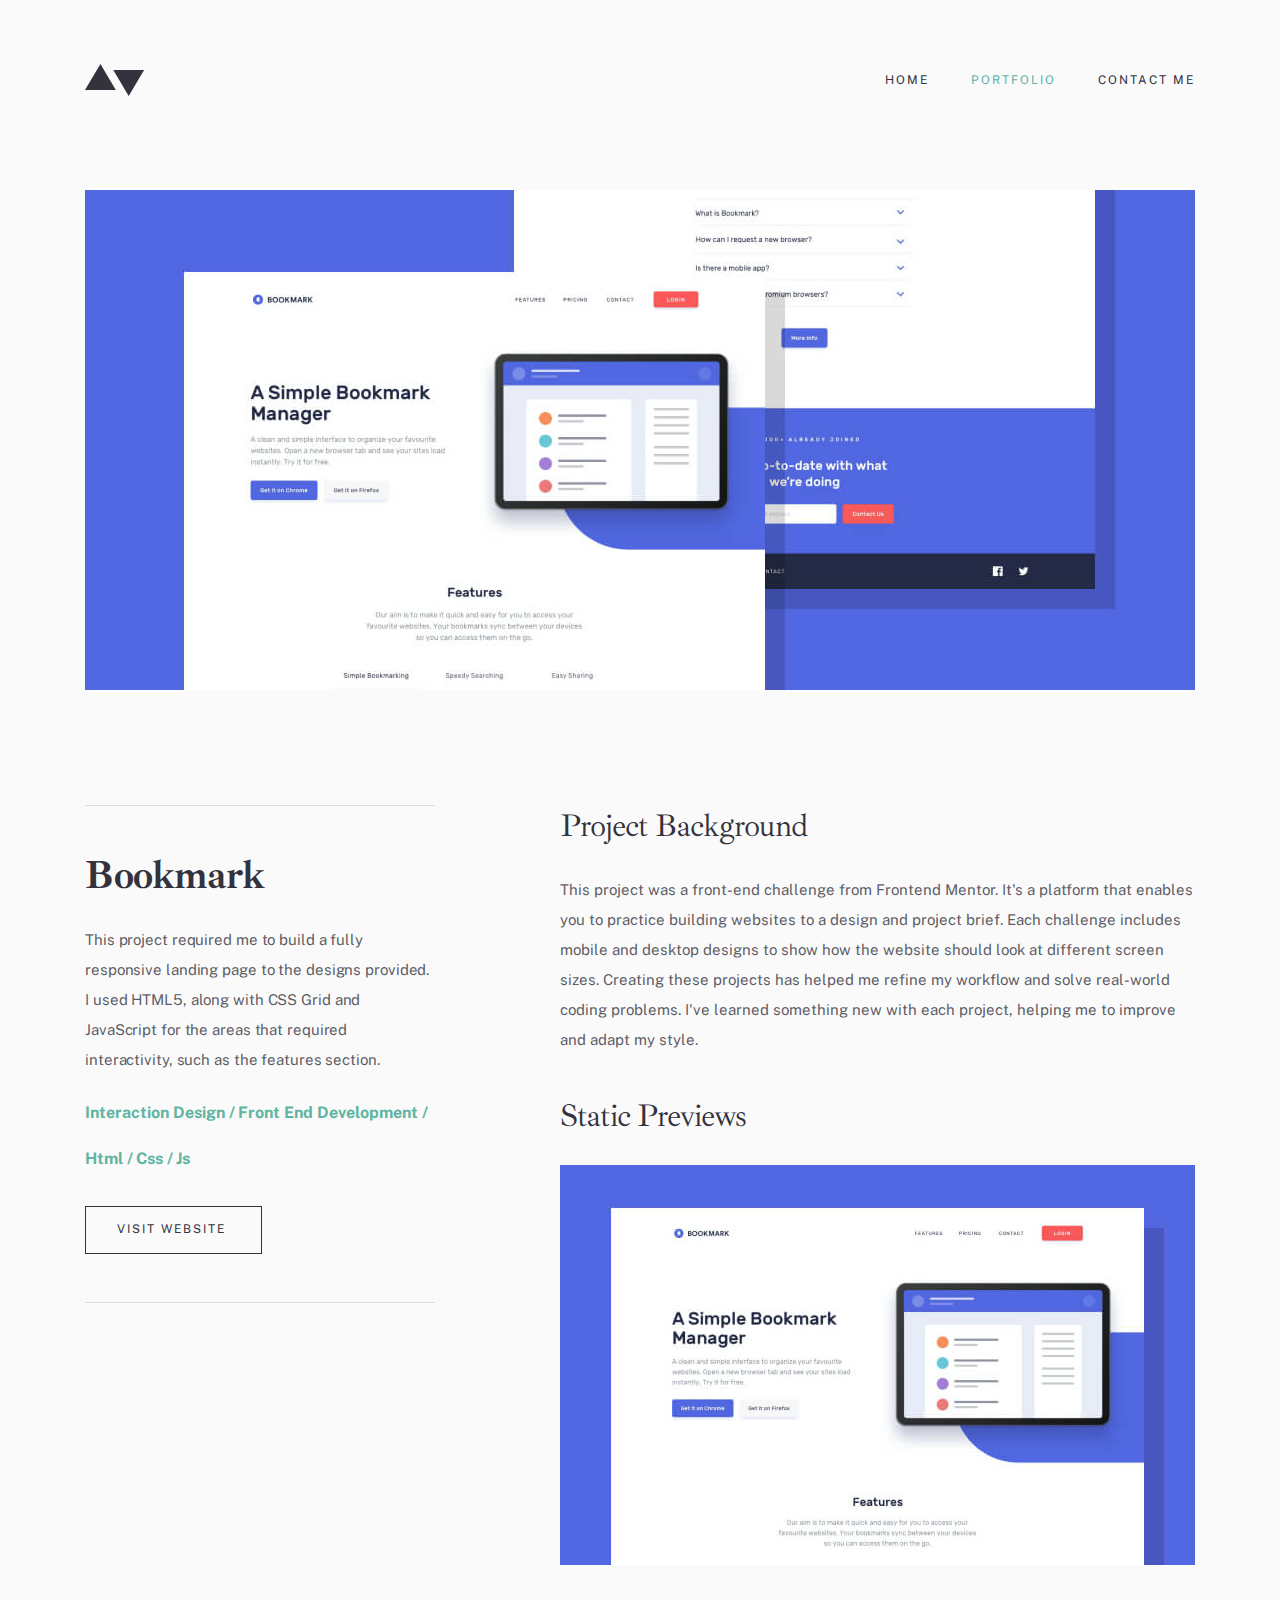
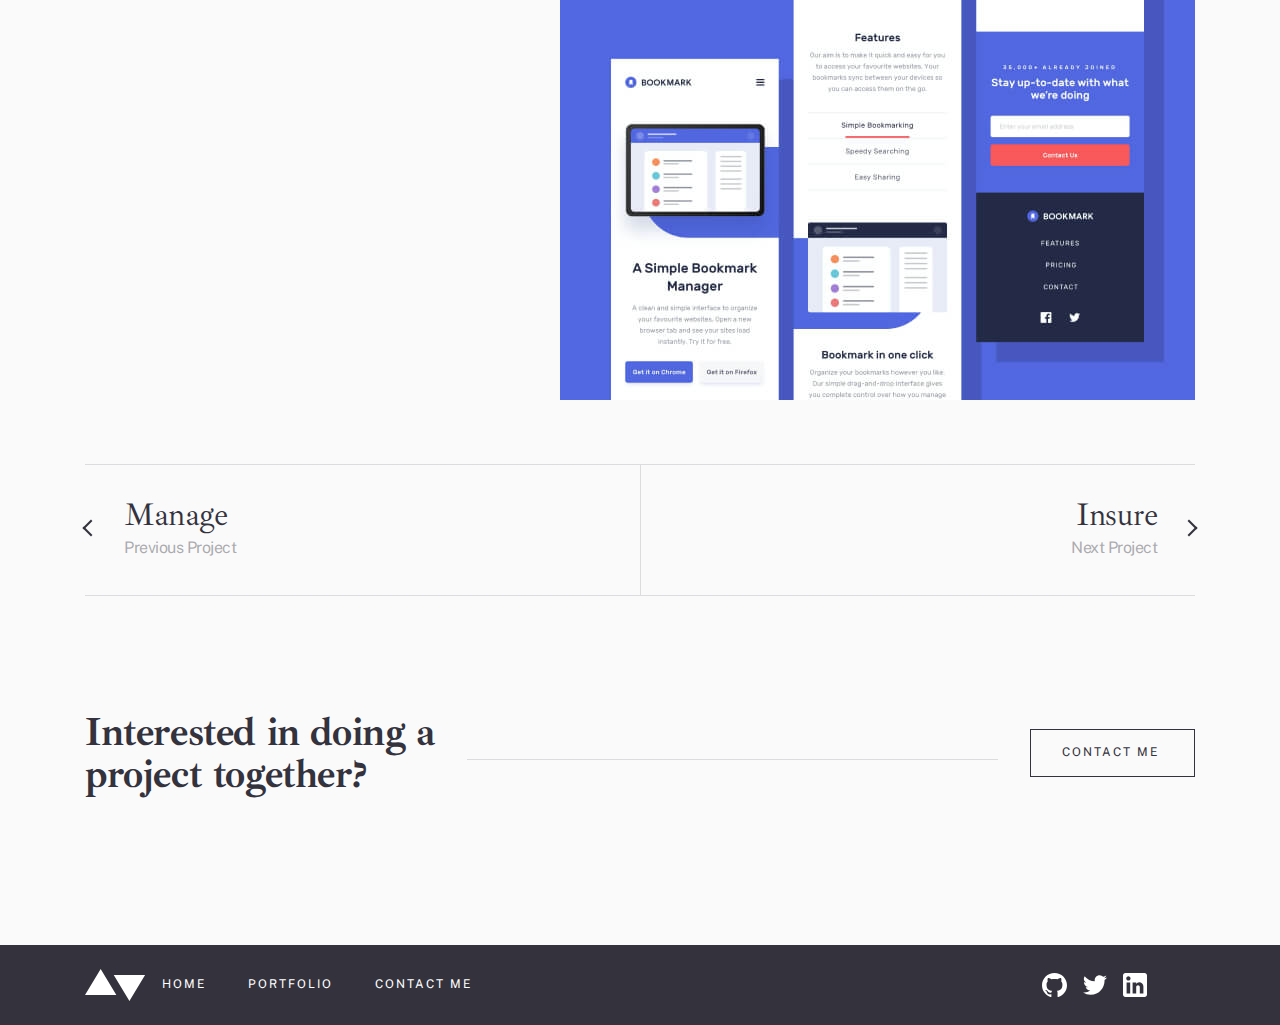
<file: bookmark.html>
<!DOCTYPE html>
<html lang="en">
<head>
  <meta charset="UTF-8">
  <meta http-equiv="X-UA-Compatible" content="IE=edge">
  <meta name="viewport" content="width=device-width, initial-scale=1.0">

  <link rel="preconnect" href="https://fonts.googleapis.com">
  <link rel="preconnect" href="https://fonts.gstatic.com" crossorigin>
  <link href="https://fonts.googleapis.com/css2?family=Ibarra+Real+Nova:wght@700&family=Public+Sans&display=swap" rel="stylesheet">

  <title>Minimalist-Portfolio</title>

  <link rel="stylesheet" href="css/normalize.css">
  <link rel="stylesheet" href="css/main.css">
</head>
<body>
  <!-- SITE HEADEWR -->
  <header class="site-header">
    <div class="site-header__container container">
      <a class="site-header__logo-link logo-link" href="index.html">
        <img class="logo-link__img" src="img/Combined-Shape.svg" alt="logo" width="60" height="32">
      </a>
      <nav class="sitenav">
        <ul class="sitenav__list">
          <li class="sitenav__item"><a class="sitenav__link" href="index.html" target="blank">Home</a></li>
          <li class="sitenav__item"><a class="sitenav__link active-item" href="portfolio.html" target="blank">Portfolio</a></li>
          <li class="sitenav__item"><a class="sitenav__link" href="contact.html" target="blank">Contact me</a></li>
        </ul>
      </nav>
    </div>
  </header>

  <main class="main-content">
    <div class="main-content__container container">
      <div class="main-content__manage-hero manage-hero">
        <img class="manage-hero__img" src="img/bookmark-hero-img.jpg" alt="hero img" srcset="img/bookmark-hero-img.jpg 1x, img/bookmark-hero-img@2x.jpg 2x">
      </div>

      <!-- PROJECT -->
      <div class="main-content__project project">
        <div class="project__content-block content-block">
          <h1 class="content-block__title">Bookmark</h1>
          <p class="content-block__text">This project required me to build a fully responsive landing page to the designs provided. I used HTML5, along with CSS Grid and JavaScript for the areas that required interactivity, such as the features section.</p>
          <div class="content-block__links">
            <span>
              <a href="#" class="content-block__link">Interaction Design / </a>
              <a href="#" class="content-block__link"> Front End Development / </a>
            </span>
            <span>
              <a href="#" class="content-block__link"> Html / </a>
              <a href="#" class="content-block__link"> Css / </a>
              <a href="#" class="content-block__link"> Js</a>
            </span>
          </div>
          <a class="button" href="#">Visit website</a>
        </div>

        <div class="project__feature-block feature-block">
          <h2 class="feature-block__title">Project Background</h2>
          <p class="feature-block__text">This project was a front-end  challenge from Frontend Mentor. It's a platform that enables you to practice building websites to a design and project brief. Each challenge includes mobile and desktop designs to show how the website should look at different screen sizes. Creating these projects has helped me refine my workflow and solve real-world coding problems. I've learned something new with each project, helping me to improve and adapt my style.</p>
          <h3 class="feature-block__heading">Static Previews</h3>
          <img class="feature-block__img feature-block-img-last" src="img/bookmark-project-top.jpg" alt="feature img" srcset="img/bookmark-project-top.jpg 1x, img/bookmark-project-top@2x.jpg 2x">
          <img class="feature-block__img" src="img/bookmark-project-btm.jpg" alt="feature img" srcset="img/bookmark-project-btm.jpg 1x, img/bookmark-project-btm@2x.jpg 2x">
        </div>
      </div>

      <div class="project__binder binder">
        <a class="binder__link" href="manage.html"><span class="binder__link-retangle"></span><div class="binder__link-box"><span class="binder__link-title">Manage</span> <span class="binder__sign">Previous Project</span></div></a>
        <a class="binder__link" href="insure.html"><span class="binder__link-retangle binder__link-retangle-right"></span><div class="binder__link-box"><span class="binder__link-title">Insure</span> <span class="binder__sign">Next Project</span></div></a>
      </div>

      <div class="main-content__interest interest">
        <h2 class="interest__title">Interested in doing a project together?</h2>
        <a class="interest__link button" href="contact.html">Contact me</a>
      </div>
    </div>
  </main>

    <!-- FOOTER -->

    <footer class="site-footer">
      <div class="site-footer__wrapper">
        <div class="site-footer__container container">
          <a class="site-footer__logo-link logo-link" href="index.html">
            <svg class="logo-link__img" width="61" height="32" fill="none" xmlns="http://www.w3.org/2000/svg"><path fill-rule="evenodd" clip-rule="evenodd" d="M31.347 26.122 15.673 0 0 26.122h31.347ZM60.082 5.878 44.408 32 28.735 5.878h31.347Z" fill="#fff"/></svg>
          </a>
          <nav class="site-footer__sitenav sitenav">
            <ul class="sitenav__list">
              <li class="sitenav__item"><a class="sitenav__link" href="index.html" target="blank">Home</a></li>
              <li class="sitenav__item"><a class="sitenav__link" href="portfolio.html" target="blank">Portfolio</a></li>
              <li class="sitenav__item"><a class="sitenav__link" href="contact.html" target="blank">Contact me</a></li>
            </ul>
          </nav>
          <div class="site-footer__addres">
            <a class="site-footer__logo-link" href="#">
              <svg width="25" height="24" fill="none" xmlns="http://www.w3.org/2000/svg"><path d="M12.5 0C5.594 0 0 5.51 0 12.305c0 5.437 3.581 10.048 8.547 11.674.625.116.854-.265.854-.592 0-.292-.01-1.066-.016-2.092-3.477.742-4.21-1.65-4.21-1.65-.569-1.42-1.39-1.8-1.39-1.8-1.133-.764.087-.748.087-.748 1.255.086 1.914 1.268 1.914 1.268 1.115 1.881 2.927 1.338 3.641 1.024.113-.797.434-1.338.792-1.646-2.776-.308-5.694-1.366-5.694-6.08 0-1.343.484-2.44 1.286-3.302-.14-.31-.562-1.562.11-3.256 0 0 1.047-.33 3.437 1.261 1-.273 2.063-.409 3.125-.415 1.063.006 2.125.142 3.125.415 2.375-1.591 3.422-1.261 3.422-1.261.672 1.694.25 2.945.125 3.256.797.861 1.281 1.959 1.281 3.302 0 4.727-2.921 5.767-5.703 6.07.438.369.844 1.123.844 2.276 0 1.647-.015 2.97-.015 3.37 0 .322.218.707.859.584 5-1.615 8.579-6.23 8.579-11.659C25 5.51 19.403 0 12.5 0Z" fill="currentColor"/></svg>
            </a>
            <a class="site-footer__logo-link" href="#">
              <svg width="24" height="20" fill="none" xmlns="http://www.w3.org/2000/svg"><path d="M24 2.557a9.83 9.83 0 0 1-2.828.775A4.932 4.932 0 0 0 23.337.608a9.864 9.864 0 0 1-3.127 1.195A4.916 4.916 0 0 0 16.616.248c-3.179 0-5.515 2.966-4.797 6.045A13.978 13.978 0 0 1 1.671 1.149a4.93 4.93 0 0 0 1.523 6.574 4.903 4.903 0 0 1-2.229-.616c-.054 2.281 1.581 4.415 3.949 4.89a4.935 4.935 0 0 1-2.224.084 4.928 4.928 0 0 0 4.6 3.419A9.9 9.9 0 0 1 0 17.54a13.94 13.94 0 0 0 7.548 2.212c9.142 0 14.307-7.721 13.995-14.646A10.025 10.025 0 0 0 24 2.557Z" fill="currentColor"/></svg>
            </a>
            <a class="site-footer__logo-link" href="#">
              <svg width="24" height="24" fill="none" xmlns="http://www.w3.org/2000/svg"><path fill-rule="evenodd" clip-rule="evenodd" d="M2.4 0h19.2C22.92 0 24 1.08 24 2.4v19.2c0 1.32-1.08 2.4-2.4 2.4H2.4C1.08 24 0 22.92 0 21.6V2.4C0 1.08 1.08 0 2.4 0Zm1.2 20.4h3.6V9.6H3.6v10.8ZM5.4 7.56c-1.2 0-2.16-.96-2.16-2.16 0-1.2.96-2.16 2.16-2.16 1.2 0 2.16.96 2.16 2.16 0 1.2-.96 2.16-2.16 2.16ZM16.8 20.4h3.6v-6.84c0-2.28-1.92-4.2-4.2-4.2-1.08 0-2.4.72-3 1.68V9.6H9.6v10.8h3.6v-6.36c0-.96.84-1.8 1.8-1.8.96 0 1.8.84 1.8 1.8v6.36Z" fill="currentColor"/></svg>
            </a>
          </div>
        </div>
      </div>
    </footer>
</body>
</html>
</file>
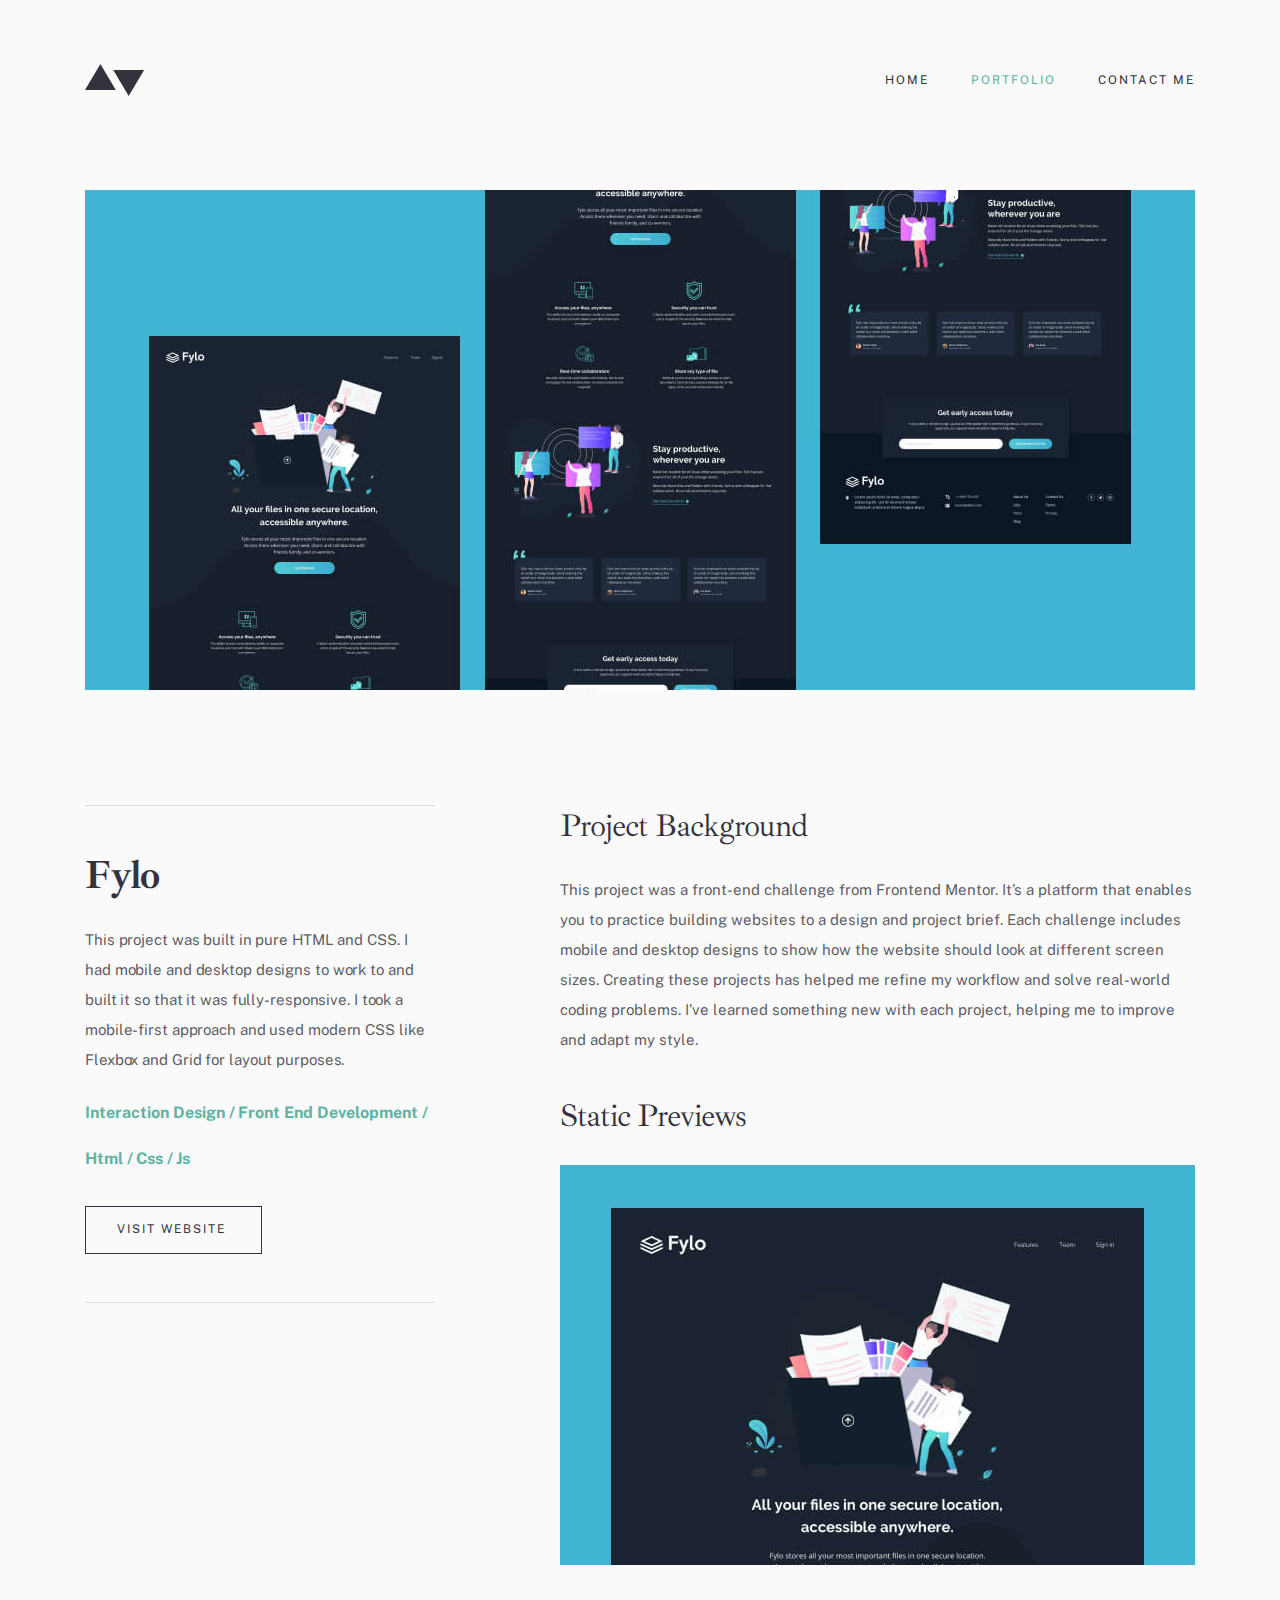
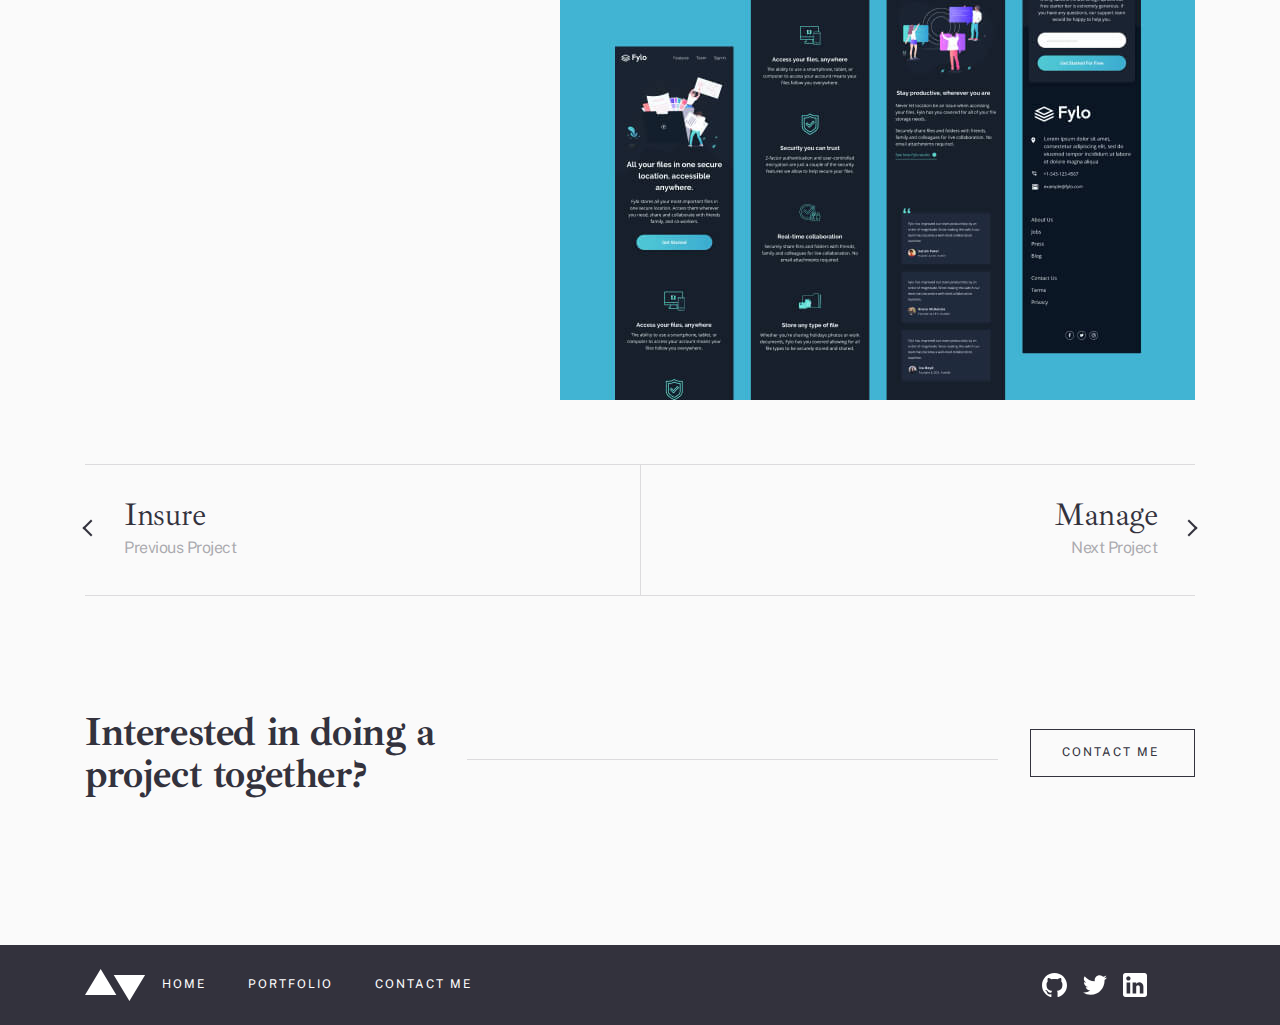
<file: fylo.html>
<!DOCTYPE html>
<html lang="en">
<head>
  <meta charset="UTF-8">
  <meta http-equiv="X-UA-Compatible" content="IE=edge">
  <meta name="viewport" content="width=device-width, initial-scale=1.0">

  <link rel="preconnect" href="https://fonts.googleapis.com">
  <link rel="preconnect" href="https://fonts.gstatic.com" crossorigin>
  <link href="https://fonts.googleapis.com/css2?family=Ibarra+Real+Nova:wght@700&family=Public+Sans&display=swap" rel="stylesheet">

  <title>Fylo-Portfolio</title>

  <link rel="stylesheet" href="css/normalize.css">
  <link rel="stylesheet" href="css/main.css">
</head>
<body>
  <!-- SITE HEADEWR -->
  <header class="site-header">
    <div class="site-header__container container">
      <a class="site-header__logo-link logo-link" href="index.html">
        <img class="logo-link__img" src="img/Combined-Shape.svg" alt="logo" width="60" height="32">
      </a>
      <nav class="sitenav">
        <ul class="sitenav__list">
          <li class="sitenav__item"><a class="sitenav__link" href="index.html" target="blank">Home</a></li>
          <li class="sitenav__item"><a class="sitenav__link active-item" href="portfolio.html" target="blank">Portfolio</a></li>
          <li class="sitenav__item"><a class="sitenav__link" href="contact.html" target="blank">Contact me</a></li>
        </ul>
      </nav>
    </div>
  </header>

  <main class="main-content">
    <div class="main-content__container container">
      <div class="main-content__manage-hero manage-hero">
        <img class="manage-hero__img" src="img/fylo-hero-img.jpg" alt="hero img" srcset="img/fylo-hero-img.jpg 1x, img/fylo-hero-img@2x.jpg 2x">
      </div>

      <!-- PROJECT -->
      <div class="main-content__project project">
        <div class="project__content-block content-block">
          <h1 class="content-block__title">Fylo</h1>
          <p class="content-block__text">This project was built in pure HTML and CSS. I had mobile and desktop designs to work to and built it so that it was fully-responsive. I took a mobile-first approach and used modern CSS like Flexbox and Grid for layout purposes.</p>
          <div class="content-block__links">
            <span>
              <a href="#" class="content-block__link">Interaction Design / </a>
              <a href="#" class="content-block__link"> Front End Development / </a>
            </span>
            <span>
              <a href="#" class="content-block__link"> Html / </a>
              <a href="#" class="content-block__link"> Css / </a>
              <a href="#" class="content-block__link"> Js</a>
            </span>
          </div>
          <a class="button" href="#">Visit website</a>
        </div>

        <div class="project__feature-block feature-block">
          <h2 class="feature-block__title">Project Background</h2>
          <p class="feature-block__text">This project was a front-end  challenge from Frontend Mentor. It’s a platform that enables you to practice building websites to a design and project brief. Each challenge includes mobile and desktop designs to show how the website should look at different screen sizes. Creating these projects has helped me refine my workflow and solve real-world coding problems. I’ve learned something new with each project, helping me to improve and adapt my style.</p>
          <h3 class="feature-block__heading">Static Previews</h3>
          <img class="feature-block__img feature-block-img-last" src="img/fylo-project-top.jpg" alt="feature img" srcset="img/fylo-project-top.jpg 1x, img/fylo-project-top@2x.jpg 2x">
          <img class="feature-block__img" src="img/fylo-project-btm.jpg" alt="feature img" srcset="img/fylo-project-btm.jpg 1x, img/fylo-project-btm@2x.jpg 2x">
        </div>
      </div>

      <div class="project__binder binder">
        <a class="binder__link" href="insure.html"><span class="binder__link-retangle"></span><div class="binder__link-box"><span class="binder__link-title">Insure</span> <span class="binder__sign">Previous Project</span></div></a>
        <a class="binder__link" href="manage.html"><span class="binder__link-retangle binder__link-retangle-right"></span><div class="binder__link-box"><span class="binder__link-title">Manage</span> <span class="binder__sign">Next Project</span></div></a>
      </div>

      <div class="main-content__interest interest">
        <h2 class="interest__title">Interested in doing a project together?</h2>
        <a class="interest__link button" href="contact.html">Contact me</a>
      </div>
    </div>
  </main>

    <!-- FOOTER -->

    <footer class="site-footer">
      <div class="site-footer__wrapper">
        <div class="site-footer__container container">
          <a class="site-footer__logo-link logo-link" href="index.html">
            <svg class="logo-link__img" width="61" height="32" fill="none" xmlns="http://www.w3.org/2000/svg"><path fill-rule="evenodd" clip-rule="evenodd" d="M31.347 26.122 15.673 0 0 26.122h31.347ZM60.082 5.878 44.408 32 28.735 5.878h31.347Z" fill="#fff"/></svg>
          </a>
          <nav class="site-footer__sitenav sitenav">
            <ul class="sitenav__list">
              <li class="sitenav__item"><a class="sitenav__link" href="index.html" target="blank">Home</a></li>
              <li class="sitenav__item"><a class="sitenav__link" href="portfolio.html" target="blank">Portfolio</a></li>
              <li class="sitenav__item"><a class="sitenav__link" href="contact.html" target="blank">Contact me</a></li>
            </ul>
          </nav>
          <div class="site-footer__addres">
            <a class="site-footer__logo-link" href="#">
              <svg width="25" height="24" fill="none" xmlns="http://www.w3.org/2000/svg"><path d="M12.5 0C5.594 0 0 5.51 0 12.305c0 5.437 3.581 10.048 8.547 11.674.625.116.854-.265.854-.592 0-.292-.01-1.066-.016-2.092-3.477.742-4.21-1.65-4.21-1.65-.569-1.42-1.39-1.8-1.39-1.8-1.133-.764.087-.748.087-.748 1.255.086 1.914 1.268 1.914 1.268 1.115 1.881 2.927 1.338 3.641 1.024.113-.797.434-1.338.792-1.646-2.776-.308-5.694-1.366-5.694-6.08 0-1.343.484-2.44 1.286-3.302-.14-.31-.562-1.562.11-3.256 0 0 1.047-.33 3.437 1.261 1-.273 2.063-.409 3.125-.415 1.063.006 2.125.142 3.125.415 2.375-1.591 3.422-1.261 3.422-1.261.672 1.694.25 2.945.125 3.256.797.861 1.281 1.959 1.281 3.302 0 4.727-2.921 5.767-5.703 6.07.438.369.844 1.123.844 2.276 0 1.647-.015 2.97-.015 3.37 0 .322.218.707.859.584 5-1.615 8.579-6.23 8.579-11.659C25 5.51 19.403 0 12.5 0Z" fill="currentColor"/></svg>
            </a>
            <a class="site-footer__logo-link" href="#">
              <svg width="24" height="20" fill="none" xmlns="http://www.w3.org/2000/svg"><path d="M24 2.557a9.83 9.83 0 0 1-2.828.775A4.932 4.932 0 0 0 23.337.608a9.864 9.864 0 0 1-3.127 1.195A4.916 4.916 0 0 0 16.616.248c-3.179 0-5.515 2.966-4.797 6.045A13.978 13.978 0 0 1 1.671 1.149a4.93 4.93 0 0 0 1.523 6.574 4.903 4.903 0 0 1-2.229-.616c-.054 2.281 1.581 4.415 3.949 4.89a4.935 4.935 0 0 1-2.224.084 4.928 4.928 0 0 0 4.6 3.419A9.9 9.9 0 0 1 0 17.54a13.94 13.94 0 0 0 7.548 2.212c9.142 0 14.307-7.721 13.995-14.646A10.025 10.025 0 0 0 24 2.557Z" fill="currentColor"/></svg>
            </a>
            <a class="site-footer__logo-link" href="#">
              <svg width="24" height="24" fill="none" xmlns="http://www.w3.org/2000/svg"><path fill-rule="evenodd" clip-rule="evenodd" d="M2.4 0h19.2C22.92 0 24 1.08 24 2.4v19.2c0 1.32-1.08 2.4-2.4 2.4H2.4C1.08 24 0 22.92 0 21.6V2.4C0 1.08 1.08 0 2.4 0Zm1.2 20.4h3.6V9.6H3.6v10.8ZM5.4 7.56c-1.2 0-2.16-.96-2.16-2.16 0-1.2.96-2.16 2.16-2.16 1.2 0 2.16.96 2.16 2.16 0 1.2-.96 2.16-2.16 2.16ZM16.8 20.4h3.6v-6.84c0-2.28-1.92-4.2-4.2-4.2-1.08 0-2.4.72-3 1.68V9.6H9.6v10.8h3.6v-6.36c0-.96.84-1.8 1.8-1.8.96 0 1.8.84 1.8 1.8v6.36Z" fill="currentColor"/></svg>
            </a>
          </div>
        </div>
      </div>
    </footer>
</body>
</html>
</file>
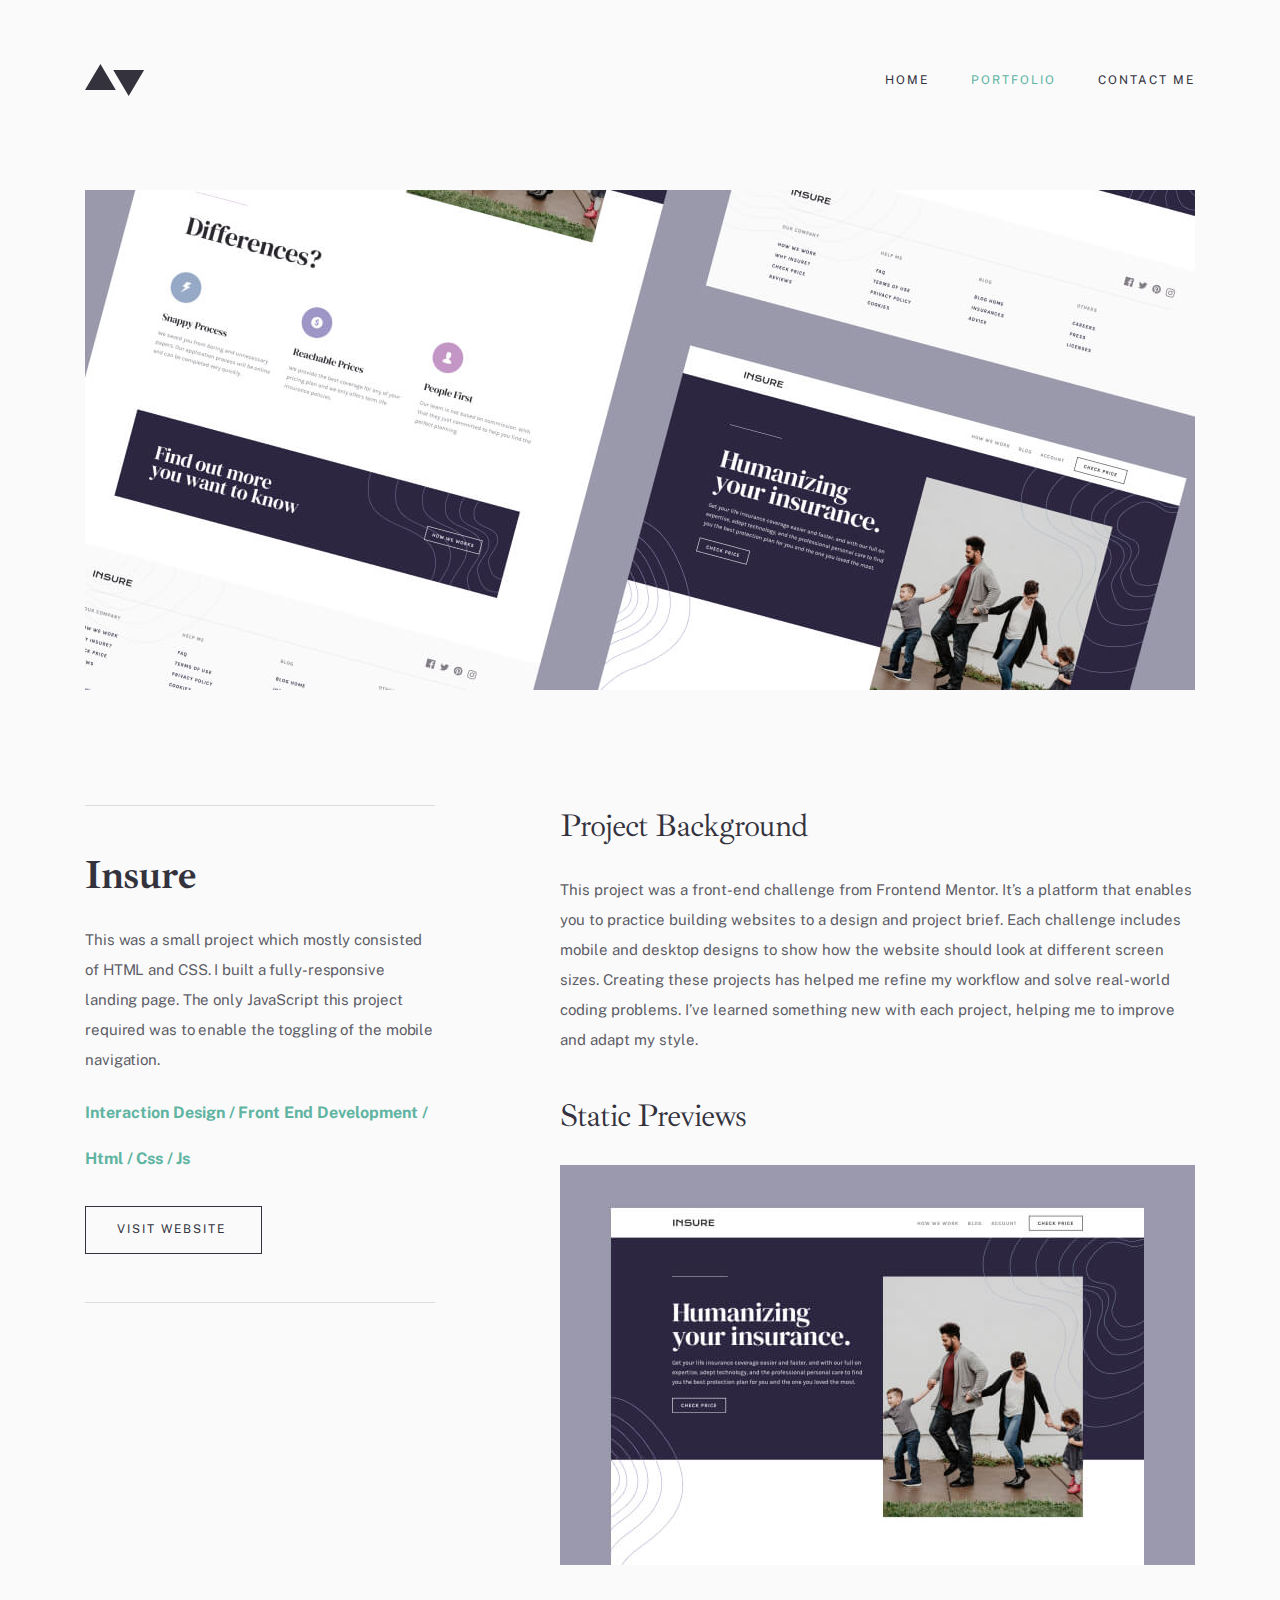
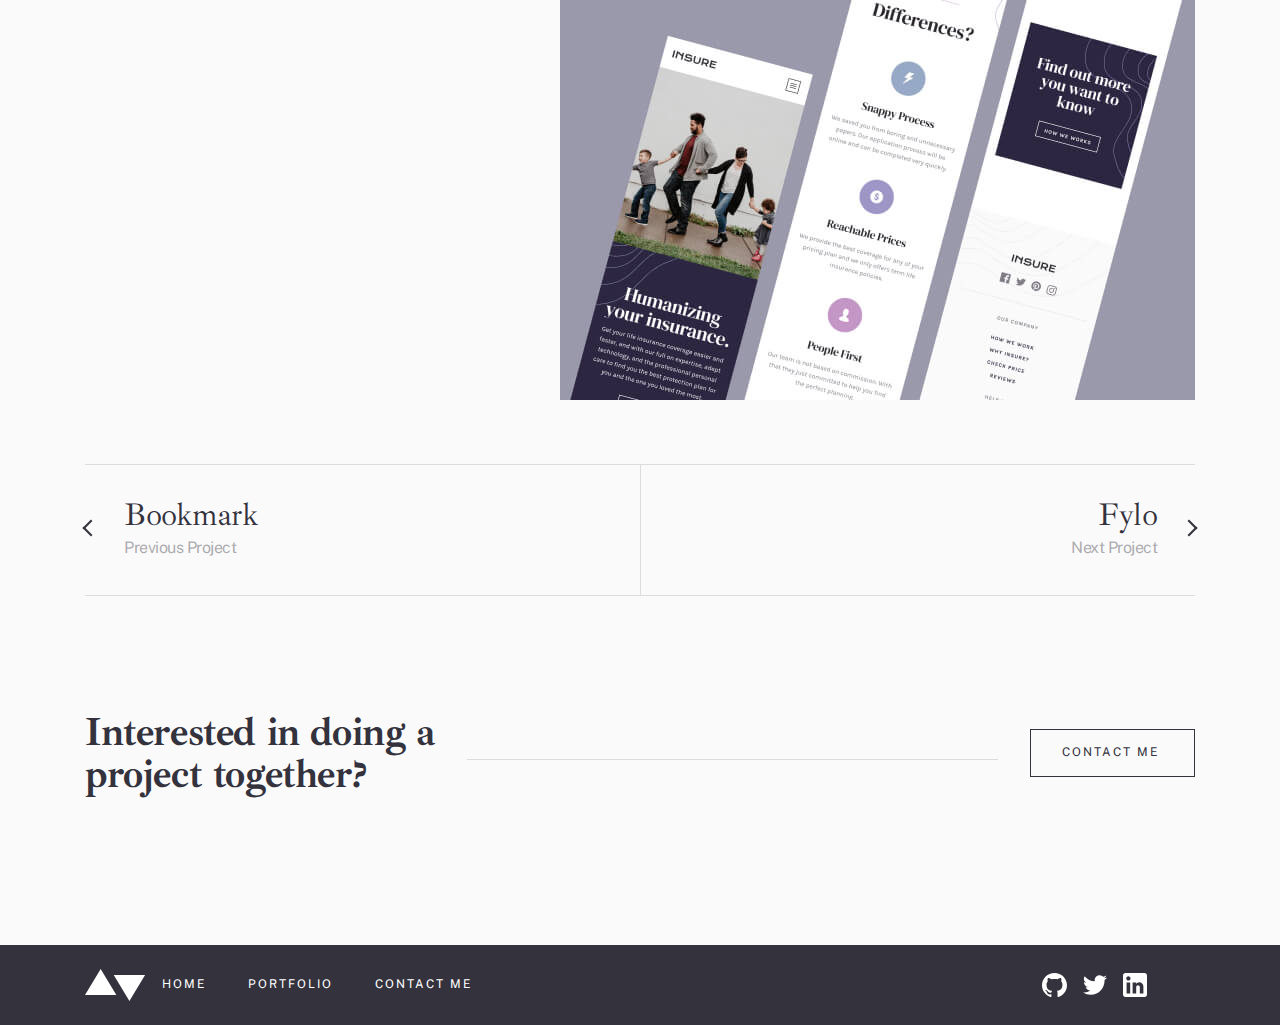
<file: insure.html>
<!DOCTYPE html>
<html lang="en">
<head>
  <meta charset="UTF-8">
  <meta http-equiv="X-UA-Compatible" content="IE=edge">
  <meta name="viewport" content="width=device-width, initial-scale=1.0">

  <link rel="preconnect" href="https://fonts.googleapis.com">
  <link rel="preconnect" href="https://fonts.gstatic.com" crossorigin>
  <link href="https://fonts.googleapis.com/css2?family=Ibarra+Real+Nova:wght@700&family=Public+Sans&display=swap" rel="stylesheet">

  <title>Insure-Portfolio</title>

  <link rel="stylesheet" href="css/normalize.css">
  <link rel="stylesheet" href="css/main.css">
</head>
<body>
  <!-- SITE HEADEWR -->
  <header class="site-header">
    <div class="site-header__container container">
      <a class="site-header__logo-link logo-link" href="index.html">
        <img class="logo-link__img" src="img/Combined-Shape.svg" alt="logo" width="60" height="32">
      </a>
      <nav class="sitenav">
        <ul class="sitenav__list">
          <li class="sitenav__item"><a class="sitenav__link" href="index.html" target="blank">Home</a></li>
          <li class="sitenav__item"><a class="sitenav__link active-item" href="portfolio.html" target="blank">Portfolio</a></li>
          <li class="sitenav__item"><a class="sitenav__link" href="contact.html" target="blank">Contact me</a></li>
        </ul>
      </nav>
    </div>
  </header>

  <main class="main-content">
    <div class="main-content__container container">
      <div class="main-content__manage-hero manage-hero">
        <img class="manage-hero__img" src="img/insure-hero-img.jpg" alt="hero img" srcset="img/insure-hero-img.jpg 1x, img/insure-hero-img@2x.jpg 2x">
      </div>

      <!-- PROJECT -->
      <div class="main-content__project project">
        <div class="project__content-block content-block">
          <h1 class="content-block__title">Insure</h1>
          <p class="content-block__text">This was a small project which mostly consisted of HTML and CSS. I built a fully-responsive landing page. The only JavaScript this project required was to enable the toggling of the mobile navigation.</p>
          <div class="content-block__links">
            <span>
              <a href="#" class="content-block__link">Interaction Design / </a>
              <a href="#" class="content-block__link"> Front End Development / </a>
            </span>
            <span>
              <a href="#" class="content-block__link"> Html / </a>
              <a href="#" class="content-block__link"> Css / </a>
              <a href="#" class="content-block__link"> Js</a>
            </span>
          </div>
          <a class="button" href="#">Visit website</a>
        </div>

        <div class="project__feature-block feature-block">
          <h2 class="feature-block__title">Project Background</h2>
          <p class="feature-block__text">This project was a front-end  challenge from Frontend Mentor. It’s a platform that enables you to practice building websites to a design and project brief. Each challenge includes mobile and desktop designs to show how the website should look at different screen sizes. Creating these projects has helped me refine my workflow and solve real-world coding problems. I’ve learned something new with each project, helping me to improve and adapt my style.</p>
          <h3 class="feature-block__heading">Static Previews</h3>
          <img class="feature-block__img feature-block-img-last" src="img/insure-project-top.jpg" alt="feature img" srcset="img/insure-project-top.jpg 1x, img/insure-project-top@2x.jpg 2x">
          <img class="feature-block__img" src="img/insure-project-btm.jpg" alt="feature img" srcset="img/insure-project-btm.jpg 1x, img/insure-project-btm@2x.jpg 2x">
        </div>
      </div>

      <div class="project__binder binder">
        <a class="binder__link" href="bookmark.html"><span class="binder__link-retangle"></span><div class="binder__link-box"><span class="binder__link-title">Bookmark</span> <span class="binder__sign">Previous Project</span></div></a>
        <a class="binder__link" href="fylo.html"><span class="binder__link-retangle binder__link-retangle-right"></span><div class="binder__link-box"><span class="binder__link-title">Fylo</span> <span class="binder__sign">Next Project</span></div></a>
      </div>

      <div class="main-content__interest interest">
        <h2 class="interest__title">Interested in doing a project together?</h2>
        <a class="interest__link button" href="contact.html">Contact me</a>
      </div>
    </div>
  </main>

    <!-- FOOTER -->

    <footer class="site-footer">
      <div class="site-footer__wrapper">
        <div class="site-footer__container container">
          <a class="site-footer__logo-link logo-link" href="index.html">
            <svg class="logo-link__img" width="61" height="32" fill="none" xmlns="http://www.w3.org/2000/svg"><path fill-rule="evenodd" clip-rule="evenodd" d="M31.347 26.122 15.673 0 0 26.122h31.347ZM60.082 5.878 44.408 32 28.735 5.878h31.347Z" fill="#fff"/></svg>
          </a>
          <nav class="site-footer__sitenav sitenav">
            <ul class="sitenav__list">
              <li class="sitenav__item"><a class="sitenav__link" href="index.html" target="blank">Home</a></li>
              <li class="sitenav__item"><a class="sitenav__link" href="portfolio.html" target="blank">Portfolio</a></li>
              <li class="sitenav__item"><a class="sitenav__link" href="contact.html" target="blank">Contact me</a></li>
            </ul>
          </nav>
          <div class="site-footer__addres">
            <a class="site-footer__logo-link" href="#">
              <svg width="25" height="24" fill="none" xmlns="http://www.w3.org/2000/svg"><path d="M12.5 0C5.594 0 0 5.51 0 12.305c0 5.437 3.581 10.048 8.547 11.674.625.116.854-.265.854-.592 0-.292-.01-1.066-.016-2.092-3.477.742-4.21-1.65-4.21-1.65-.569-1.42-1.39-1.8-1.39-1.8-1.133-.764.087-.748.087-.748 1.255.086 1.914 1.268 1.914 1.268 1.115 1.881 2.927 1.338 3.641 1.024.113-.797.434-1.338.792-1.646-2.776-.308-5.694-1.366-5.694-6.08 0-1.343.484-2.44 1.286-3.302-.14-.31-.562-1.562.11-3.256 0 0 1.047-.33 3.437 1.261 1-.273 2.063-.409 3.125-.415 1.063.006 2.125.142 3.125.415 2.375-1.591 3.422-1.261 3.422-1.261.672 1.694.25 2.945.125 3.256.797.861 1.281 1.959 1.281 3.302 0 4.727-2.921 5.767-5.703 6.07.438.369.844 1.123.844 2.276 0 1.647-.015 2.97-.015 3.37 0 .322.218.707.859.584 5-1.615 8.579-6.23 8.579-11.659C25 5.51 19.403 0 12.5 0Z" fill="currentColor"/></svg>
            </a>
            <a class="site-footer__logo-link" href="#">
              <svg width="24" height="20" fill="none" xmlns="http://www.w3.org/2000/svg"><path d="M24 2.557a9.83 9.83 0 0 1-2.828.775A4.932 4.932 0 0 0 23.337.608a9.864 9.864 0 0 1-3.127 1.195A4.916 4.916 0 0 0 16.616.248c-3.179 0-5.515 2.966-4.797 6.045A13.978 13.978 0 0 1 1.671 1.149a4.93 4.93 0 0 0 1.523 6.574 4.903 4.903 0 0 1-2.229-.616c-.054 2.281 1.581 4.415 3.949 4.89a4.935 4.935 0 0 1-2.224.084 4.928 4.928 0 0 0 4.6 3.419A9.9 9.9 0 0 1 0 17.54a13.94 13.94 0 0 0 7.548 2.212c9.142 0 14.307-7.721 13.995-14.646A10.025 10.025 0 0 0 24 2.557Z" fill="currentColor"/></svg>
            </a>
            <a class="site-footer__logo-link" href="#">
              <svg width="24" height="24" fill="none" xmlns="http://www.w3.org/2000/svg"><path fill-rule="evenodd" clip-rule="evenodd" d="M2.4 0h19.2C22.92 0 24 1.08 24 2.4v19.2c0 1.32-1.08 2.4-2.4 2.4H2.4C1.08 24 0 22.92 0 21.6V2.4C0 1.08 1.08 0 2.4 0Zm1.2 20.4h3.6V9.6H3.6v10.8ZM5.4 7.56c-1.2 0-2.16-.96-2.16-2.16 0-1.2.96-2.16 2.16-2.16 1.2 0 2.16.96 2.16 2.16 0 1.2-.96 2.16-2.16 2.16ZM16.8 20.4h3.6v-6.84c0-2.28-1.92-4.2-4.2-4.2-1.08 0-2.4.72-3 1.68V9.6H9.6v10.8h3.6v-6.36c0-.96.84-1.8 1.8-1.8.96 0 1.8.84 1.8 1.8v6.36Z" fill="currentColor"/></svg>
            </a>
          </div>
        </div>
      </div>
    </footer>
</body>
</html>
</file>
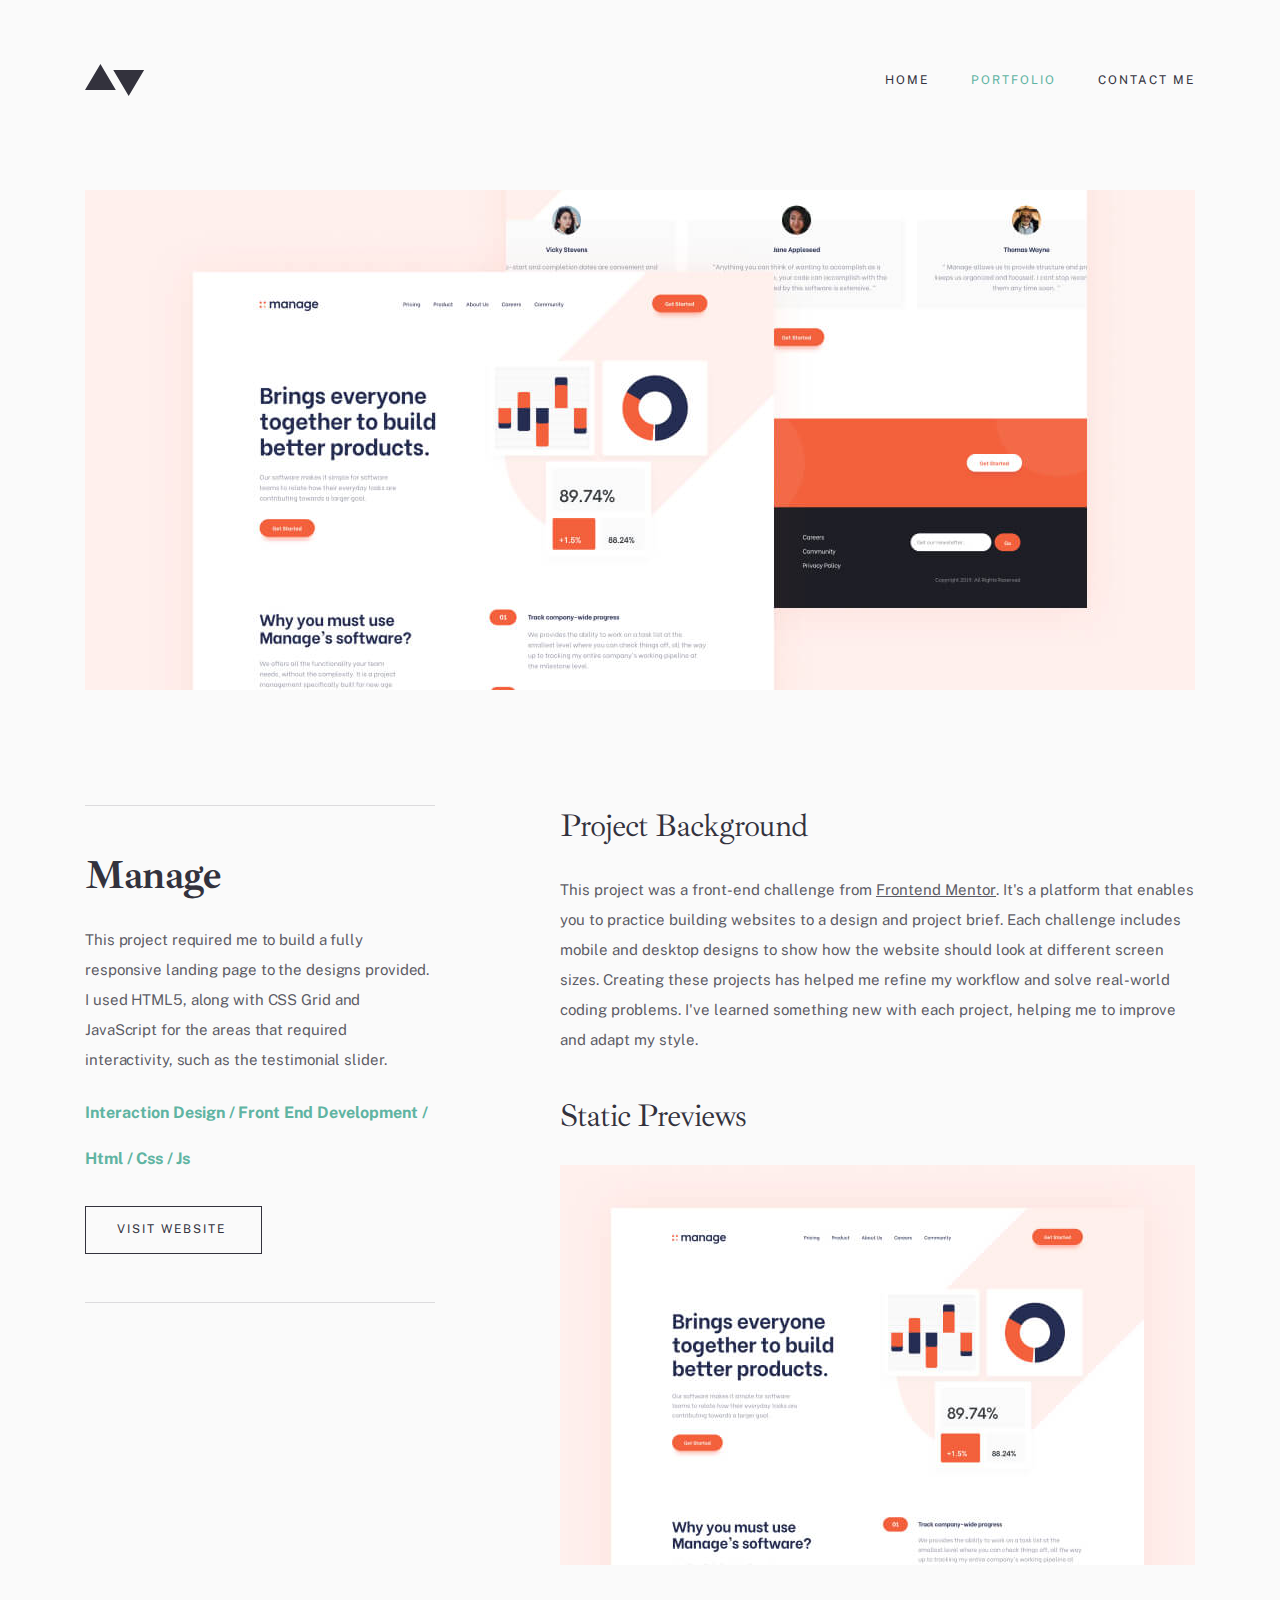
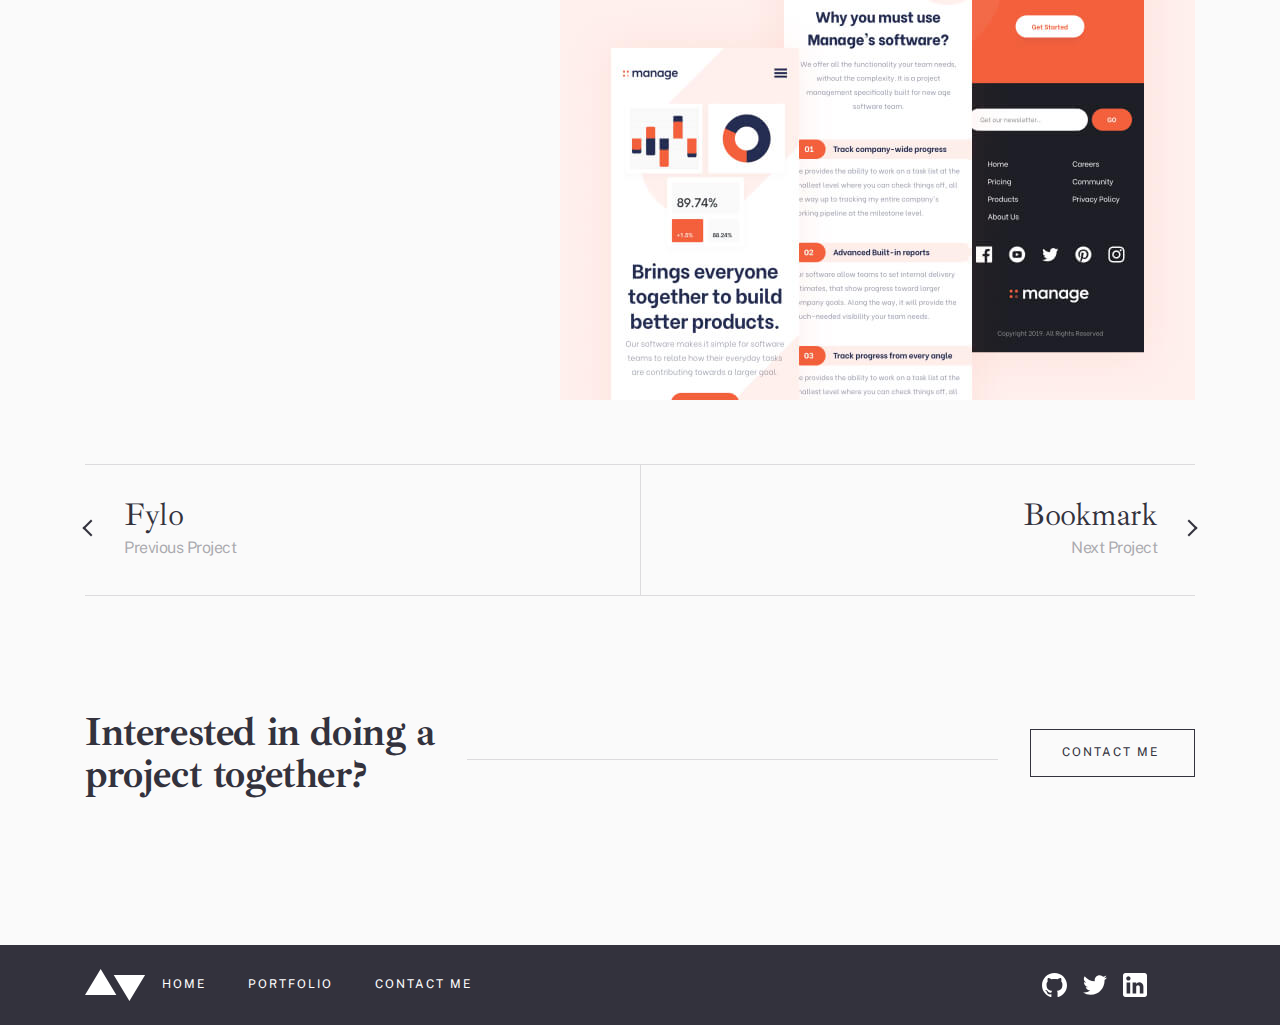
<file: manage.html>
<!DOCTYPE html>
<html lang="en">
<head>
  <meta charset="UTF-8">
  <meta http-equiv="X-UA-Compatible" content="IE=edge">
  <meta name="viewport" content="width=device-width, initial-scale=1.0">

  <link rel="preconnect" href="https://fonts.googleapis.com">
  <link rel="preconnect" href="https://fonts.gstatic.com" crossorigin>
  <link href="https://fonts.googleapis.com/css2?family=Ibarra+Real+Nova:wght@700&family=Public+Sans&display=swap" rel="stylesheet">

  <title>Minimalist-Portfolio</title>

  <link rel="stylesheet" href="css/normalize.css">
  <link rel="stylesheet" href="css/main.css">
</head>
<body>
  <!-- SITE HEADEWR -->
  <header class="site-header">
    <div class="site-header__container container">
      <a class="site-header__logo-link logo-link" href="index.html">
        <img class="logo-link__img" src="img/Combined-Shape.svg" alt="logo" width="60" height="32">
      </a>
      <nav class="sitenav">
        <ul class="sitenav__list">
          <li class="sitenav__item"><a class="sitenav__link" href="index.html" target="blank">Home</a></li>
          <li class="sitenav__item"><a class="sitenav__link  active-item" href="portfolio.html" target="blank">Portfolio</a></li>
          <li class="sitenav__item"><a class="sitenav__link" href="contact.html" target="blank">Contact me</a></li>
        </ul>
      </nav>
    </div>
  </header>

  <main class="main-content">
    <div class="main-content__container container">
      <div class="main-content__manage-hero manage-hero">
        <img class="manage-hero__img" src="img/manage-hero.jpg" alt="hero img" srcset="img/manage-hero.jpg 1x, img/manage-hero@2x.jpg 2x">
      </div>

      <!-- PROJECT -->
      <div class="main-content__project project">
        <div class="project__content-block content-block">
          <h1 class="content-block__title">Manage</h1>
          <p class="content-block__text">This project required me to build a fully responsive landing page to the designs provided. I used HTML5, along with CSS Grid and JavaScript for the areas that required interactivity, such as the testimonial slider.</p>
          <div class="content-block__links">
            <span>
              <a href="#" class="content-block__link">Interaction Design / </a>
              <a href="#" class="content-block__link"> Front End Development / </a>
            </span>
            <span>
              <a href="#" class="content-block__link"> Html / </a>
              <a href="#" class="content-block__link"> Css / </a>
              <a href="#" class="content-block__link"> Js</a>
            </span>
          </div>
          <a class="button" href="#">Visit website</a>
        </div>

        <div class="project__feature-block feature-block">
          <h2 class="feature-block__title">Project Background</h2>
          <p class="feature-block__text">This project was a front-end  challenge from <span>Frontend Mentor</span>. It's a platform that enables you to practice building websites to a design and project brief. Each challenge includes mobile and desktop designs to show how the website should look at different screen sizes. Creating these projects has helped me refine my workflow and solve real-world coding problems. I've learned something new with each project, helping me to improve and adapt my style.</p>
          <h3 class="feature-block__heading">Static Previews</h3>
          <img class="feature-block__img feature-block-img-last" src="img/manage-bottom-img.jpg" alt="feature img" srcset="img/manage-bottom-img.jpg 1x, img/manage-bottom-img@2x.jpg 2x">
          <img class="feature-block__img" src="img/manage-top-img.jpg" alt="feature img" srcset="img/manage-top-img.jpg 1x, img/manage-top-img@2x.jpg 2x">
        </div>
      </div>

      <div class="project__binder binder">
        <a class="binder__link" href="fylo.html"><span class="binder__link-retangle"></span><div class="binder__link-box"><span class="binder__link-title">Fylo</span> <span class="binder__sign">Previous Project</span></div></a>
        <a class="binder__link" href="bookmark.html"><span class="binder__link-retangle binder__link-retangle-right"></span><div class="binder__link-box"><span class="binder__link-title">Bookmark</span> <span class="binder__sign">Next Project</span></div></a>
      </div>

      <div class="main-content__interest interest">
        <h2 class="interest__title">Interested in doing a project together?</h2>
        <a class="interest__link button" href="contact.html">Contact me</a>
      </div>
    </div>
  </main>

    <!-- FOOTER -->

    <footer class="site-footer">
      <div class="site-footer__wrapper">
        <div class="site-footer__container container">
          <a class="site-footer__logo-link logo-link" href="index.html">
            <svg class="logo-link__img" width="61" height="32" fill="none" xmlns="http://www.w3.org/2000/svg"><path fill-rule="evenodd" clip-rule="evenodd" d="M31.347 26.122 15.673 0 0 26.122h31.347ZM60.082 5.878 44.408 32 28.735 5.878h31.347Z" fill="#fff"/></svg>
          </a>
          <nav class="site-footer__sitenav sitenav">
            <ul class="sitenav__list">
              <li class="sitenav__item"><a class="sitenav__link" href="index.html" target="blank">Home</a></li>
              <li class="sitenav__item"><a class="sitenav__link" href="portfolio.html" target="blank">Portfolio</a></li>
              <li class="sitenav__item"><a class="sitenav__link" href="contact.html" target="blank">Contact me</a></li>
            </ul>
          </nav>
          <div class="site-footer__addres">
            <a class="site-footer__logo-link" href="#">
              <svg width="25" height="24" fill="none" xmlns="http://www.w3.org/2000/svg"><path d="M12.5 0C5.594 0 0 5.51 0 12.305c0 5.437 3.581 10.048 8.547 11.674.625.116.854-.265.854-.592 0-.292-.01-1.066-.016-2.092-3.477.742-4.21-1.65-4.21-1.65-.569-1.42-1.39-1.8-1.39-1.8-1.133-.764.087-.748.087-.748 1.255.086 1.914 1.268 1.914 1.268 1.115 1.881 2.927 1.338 3.641 1.024.113-.797.434-1.338.792-1.646-2.776-.308-5.694-1.366-5.694-6.08 0-1.343.484-2.44 1.286-3.302-.14-.31-.562-1.562.11-3.256 0 0 1.047-.33 3.437 1.261 1-.273 2.063-.409 3.125-.415 1.063.006 2.125.142 3.125.415 2.375-1.591 3.422-1.261 3.422-1.261.672 1.694.25 2.945.125 3.256.797.861 1.281 1.959 1.281 3.302 0 4.727-2.921 5.767-5.703 6.07.438.369.844 1.123.844 2.276 0 1.647-.015 2.97-.015 3.37 0 .322.218.707.859.584 5-1.615 8.579-6.23 8.579-11.659C25 5.51 19.403 0 12.5 0Z" fill="currentColor"/></svg>
            </a>
            <a class="site-footer__logo-link" href="#">
              <svg width="24" height="20" fill="none" xmlns="http://www.w3.org/2000/svg"><path d="M24 2.557a9.83 9.83 0 0 1-2.828.775A4.932 4.932 0 0 0 23.337.608a9.864 9.864 0 0 1-3.127 1.195A4.916 4.916 0 0 0 16.616.248c-3.179 0-5.515 2.966-4.797 6.045A13.978 13.978 0 0 1 1.671 1.149a4.93 4.93 0 0 0 1.523 6.574 4.903 4.903 0 0 1-2.229-.616c-.054 2.281 1.581 4.415 3.949 4.89a4.935 4.935 0 0 1-2.224.084 4.928 4.928 0 0 0 4.6 3.419A9.9 9.9 0 0 1 0 17.54a13.94 13.94 0 0 0 7.548 2.212c9.142 0 14.307-7.721 13.995-14.646A10.025 10.025 0 0 0 24 2.557Z" fill="currentColor"/></svg>
            </a>
            <a class="site-footer__logo-link" href="#">
              <svg width="24" height="24" fill="none" xmlns="http://www.w3.org/2000/svg"><path fill-rule="evenodd" clip-rule="evenodd" d="M2.4 0h19.2C22.92 0 24 1.08 24 2.4v19.2c0 1.32-1.08 2.4-2.4 2.4H2.4C1.08 24 0 22.92 0 21.6V2.4C0 1.08 1.08 0 2.4 0Zm1.2 20.4h3.6V9.6H3.6v10.8ZM5.4 7.56c-1.2 0-2.16-.96-2.16-2.16 0-1.2.96-2.16 2.16-2.16 1.2 0 2.16.96 2.16 2.16 0 1.2-.96 2.16-2.16 2.16ZM16.8 20.4h3.6v-6.84c0-2.28-1.92-4.2-4.2-4.2-1.08 0-2.4.72-3 1.68V9.6H9.6v10.8h3.6v-6.36c0-.96.84-1.8 1.8-1.8.96 0 1.8.84 1.8 1.8v6.36Z" fill="currentColor"/></svg>
            </a>
          </div>
        </div>
      </div>
    </footer>
</body>
</html>
</file>
<file: css/main.css>
* {
  box-sizing: border-box;
}

:focus {
  outline: 3px dotted green;
  outline-offset: 3px;
}

:root {
  --text-color: rgba(51, 50, 61, 0.8);
  --title-color: #33323d;
}

html {
  height: 100%;
}

body {
  display: flex;
  flex-direction: column;
  height: 100%;
  margin: 0;
  padding: 0;
  font-weight: 400;
  font-family: "Ibarra Real Nova", "Public Sans", "Arial", sans-serif;
  font-size: 12px;
  color: var(--text-color);
  background-color: #fafafa;
}

.button {
  display: inline-block;
  text-decoration: none;
  margin: 0;
  padding: 16px 35px 16px 31px;
  border: 1px solid var(--title-color);
  letter-spacing: 2px;
  font-family: Public sans;
  text-transform: uppercase;
  background-color: transparent;
  color: var(--title-color);
  transition: background-color 0.3s ease, color 0.3s ease;
  white-space: nowrap;
}

.button:hover {
  color: #fff;
  background-color: var(--title-color);
}

.button:active {
  opacity: 0.6;
}

.container {
  width: 100%;
  max-width: 1150px;
  margin-left: auto;
  margin-right: auto;
  padding-left: 20px;
  padding-right: 20px;
}


.sitenav__list {
  display: flex;
  margin: 0;
  padding: 0;
  list-style-type: none;
}

.sitenav__item:not(:last-child) {
  margin-right: 20px;
}

.sitenav__link {
  display: inline-block;
  text-decoration: none;
}

/* SITE HEADER */

.site-header__container {
  display: flex;
  justify-content: space-between;
  align-items: center;
  padding-top: 64px;
  padding-bottom: 54px;
}

.site-header__logo-link {
  margin-right: 40px;
}

.logo-link {
  display: flex;
}

.logo-link:hover {
  opacity: 0.8;
}

.logo-link:active {
  opacity: 0.6;
}

.logo-link__img {
  display: block;
  object-fit: contain;
}

.sitenav__list {
  display: flex;
  align-items: center;
  margin: 0;
  padding: 0;
  list-style-type: none;
}

.sitenav__item:not(:last-child) {
  margin-right: 42px;
}

.sitenav__link {
  display: inline-block;
  text-decoration: none;
  text-transform: uppercase;
  font-family: "Public sans";
  line-height: 14px;
  letter-spacing: 2px;
  color: var(--title-color);
  transition: color 0.3s ease;
}

.active-item {
  color: #5fb4a2;
}

.sitenav__link:hover {
  opacity: 0.8;
}


/* MAIN CONTENT */

.main-content {
  flex-grow: 1;
}

.main-content__container {
  padding-bottom: 75px;
}

.main-content__hero {
  position: relative;
  margin-bottom: 75px;
}

.hero__img {
  display: block;
  width: 1110px;
  height: 600px;
}

.hero__block {
  position: absolute;
  bottom: 0;
  left: 0;
  width: 445px;
  padding-top: 56px;
  background-color: #fafafa;
}

.hero__title {
  max-width: 390px;
  margin-top: 0;
  margin-bottom: 53px;
  letter-spacing: -0.5px;
  font-weight: 700;
  font-size: 50px;
  line-height: 50px;
  color: var(--title-color);
}

.hero__button {
  position: relative;
  width: 200px;
  padding-left: 48px;
  padding-right: 0;
  padding-top: 17px;
  padding-bottom: 17px;
  border: 0;
  line-height: 14px;
  text-align: center;
  letter-spacing: 2px;
  text-transform: uppercase;
  font-family: "Public Sans";
  color: #fff;
  background-color: #203a4c;
}

.hero__button:active {
  transform: translateY(2px);
}

.hero__button::before {
  content: "";
  position: absolute;
  left: 0;
  top: 0;
  width: 48px;
  height: 48px;
  background-color: rgba(0, 0, 0, 0.1);
  background-image: url(../img/hero-btn.svg);
  background-repeat: no-repeat;
  background-position: 16px 18px;
}

.hero__button:hover {
  opacity: 0.8;
}


/* ABOUT ME */
.main-content__about {
  display: flex;
  padding-top: 75px;
  padding-bottom: 75px;
}

.about__img {
  display: block;
  width: 540px;
  height: 600px;
  object-fit: cover;
  margin-right: 125px;
}

.about__link {
  text-transform: uppercase;
  letter-spacing: 2px;
}

.about__block {
  width: 100%;
  max-width: 350px;
  padding-top: 50px;
  padding-bottom: 46px;
  border-top: 1px solid rgba(51, 50, 61, 0.15);
  border-bottom: 1px solid rgba(51, 50, 61, 0.15);
}

.about__title {
  margin-top: 0;
  margin-bottom: 28px;
  font-weight: 700;
  font-size: 40px;
  line-height: 42px;
  letter-spacing: -0.4;
  flex-grow: 1;
  color: var(--title-color);
}

.about__text {
  margin-top: 0;
  margin-bottom: 24px;
  font-weight: 400;
  font-size: 16px;
  line-height: 30px;
  font-family: "Public sans";
}


/* FOOTER */

.main-content__interest {
  display: flex;
  align-items: center;
  justify-content: space-between;
  padding-top: 75px;
  padding-bottom: 75px;
}


.main-content__interest::before {
  width: 100%;
  height: 1px;
  margin-top: 14px;
  background-color: rgba(51, 50, 61, 0.15);
  content: "";
}

.interest__title {
  order: -1;
  width: 100%;
  max-width: 350px;
  margin: 0;
  margin-right: 32px;
  font-size: 40px;
  line-height: 42px;
  letter-spacing: -0.4px;
  color: var(--title-color);
}

.interest__link {
  margin-left: 32px;
}


/* FOOTER BOTTOM */

.site-footer__wrapper {
  background-color: #33323d;
}

.site-footer__container {
  display: flex;
  align-items: center;
  padding-top: 24px;
  padding-bottom: 24px;
  flex-grow: 1;
}

.site-footer__logo-link {
  display: flex;
  margin-right: 48px;
}

.site-footer__sitenav {
  margin-right: auto;
}

footer .sitenav__link {
  display: inline-block;
  color: #fff;
}

.site-footer__logo-link:not(:last-child) {
  margin-right: 16px;
}

.site-footer__addres {
  display: flex;
  align-items: center;
}

.site-footer__logo-link {
  display: inline-flex;
  color: #fff;
  transition: color 0.3s ease;
}

.site-footer__logo-link:hover {
  color: #5fb4a2;
}


/* PORTFOLIO INDEX */

.main-content__feature {
  display: flex;
  justify-content: space-between;
  padding-top: 40px;
  padding-bottom: 40px;
  padding-right: 95px;
}

.feature-last {
  padding-bottom: 75px;
}

.feature__block-img {
  width: 540px;
  height: 500px;
  padding: 50px 54px 0;
  background-color: transparent;
  overflow: hidden;
  flex-shrink: 0;
}

.manage-img-block {
  background-color: #ffefec;
}

.bookmark-img-block {
  background-color: #4f63d8;
}

.insure-img-block {
  background-color: #9A99AB;
}

.fylo-img-block {
  background-color: #41b4d3;
}

.main-content__feature:nth-child(2n) {
  padding-left: 95px;
  padding-right: 0;
  display: flex;
  flex-direction: row-reverse;
}


.manage-img {
  box-shadow: 0px 2px 46px 0px #F3603C19;
}

.bookmark-img {
  box-shadow: 20px 20px 0px 0px #00000026;
}

.feature__content {
  width: 350px;
  padding-top: 103px;
  padding-bottom: 103px;
  border-top: 1px solid rgba(51, 50, 61, 0.15);
  border-bottom: 1px solid rgba(51, 50, 61, 0.15);
}

.feature__title {
  margin-top: 0;
  margin-bottom: 28px;
  font-weight: 700;
  font-size: 40px;
  line-height: 42px;
  flex-grow: 1;
  letter-spacing: -0.4px;
  color: var(--title-color);
}

.feature__text {
  max-width: 310px;
  margin-top: 0;
  margin-bottom: 24px;
  font-size: 16px;
  line-height: 30px;
  font-family: Public sasn;
}


/* MANAGE BLOCK */

.main-content__manage-hero {
  padding-top: 40px;
  padding-bottom: 40px;
}

.manage-hero__img{
  width: 1110px;
  height: 500px;
  object-fit: cover;
}

.main-content__project {
  display: flex;
  align-items: flex-start;
  padding-top: 71px;
  padding-bottom: 24px;
}

.project__content-block {
  width: 100%;
  max-width: 350px;
  padding-top: 48px;
  padding-bottom: 48px;
  margin-right: 125px;
  border-top: 1px solid rgba(51, 50, 61, 0.15);
  border-bottom: 1px solid rgba(51, 50, 61, 0.15);
}

.content-block__title {
  margin-top: 0;
  margin-bottom: 29px;
  font-weight: 700;
  font-size: 40px;
  line-height: 42px;
  letter-spacing: -0.4px;
  flex-grow: 1;
  color: var(--title-color);
}

.content-block__text {
  margin-top: 0;
  margin-bottom: 23px;
  font-size: 15px;
  line-height: 30px;
  letter-spacing: -0.1px;
  font-family: "Public sans";
}

.content-block__links {
  display: flex;
  flex-wrap: wrap;
  margin-bottom: 32px;
}

.content-block__links span:first-child {
  display: inline-block;
  margin-bottom: 16px;
}

.content-block__link {
  display: inline-block;
  text-decoration: none;
  color: #5fb4a2;
  font-weight: 700;
  font-size: 16px;
  line-height: 30px;
  font-family: "Public sans";
  white-space: nowrap;
}

.project__feature-block {
  width: 100%;
  max-width: 635px;
}

.feature-block__title {
  margin-top: 0;
  margin-bottom: 28px;
  font-weight: 400;
  font-size: 32px;
  line-height: 42px;
  letter-spacing: -1px;
  color: var(--title-color);
}

.feature-block__text {
  margin-top: 0;
  margin-bottom: 40px;
  font-family: "Public sans";
  font-size: 15px;
  line-height: 30px;
}

.feature-block__text span {
  display: inline-block;
  text-decoration: underline;
}

.feature-block__heading {
  margin-top: 0;
  margin-bottom: 28px;
  font-weight: 400;
  font-size: 32px;
  line-height: 42px;
  letter-spacing: -1px;
  color: var(--title-color);
}

.feature-block__img {
  display: block;
  width: 635px;
  height: 400px;
  object-fit: cover;
}

.feature-block-img-last {
  margin-bottom: 35px;
}

.project__binder {
  display: flex;
  align-items: center;
  justify-content: space-between;
  margin-top: 40px;
  margin-bottom: 40px;
  border-top: 1px solid rgba(51, 50, 61, 0.15);
  border-bottom: 1px solid rgba(51, 50, 61, 0.15);
}

.binder__link {
  position: relative;
  display: inline-flex;
  width: 50%;
  height: 130px;
  text-decoration: none;
  font-size: 32px;
  line-height: 36px;
  letter-spacing: -0.5px;
  color: var(--title-color);
}

.binder__link-retangle {
  display: inline-block;
  width: 12px;
  height: 12px;
  margin-top: 57px;
  margin-right: 27px;
  align-items: center;
  border-top: 2px solid var(--title-color);
  border-left: 2px solid var(--title-color);
  transform: rotate(-45deg);
}

.binder__link-retangle-right {
  margin-right: 0;
  border: 0;
  margin-left: 26px;
  border-top: 2px solid var(--title-color);
  border-right: 2px solid var(--title-color);
  transform: rotate(45deg);
}

.binder__link:last-child {
  flex-direction: row-reverse;
  text-align: end;
  justify-content: end;
  border-left: 1px solid rgba(51, 50, 61, 0.15);
}

.binder__link::before {
  position: absolute;
  top: 0;
  left: 0;
  content: "";
  width: 100%;
  height: 130px;
}

.binder__link-title {
  display: inline-block;
  padding-top: 32px;
}

.binder__sign {
  display: block;
  font-size: 16px;
  line-height: 30px;
  font-family: "Public sans";
  color: var(--text-color);
  opacity: 0.5;
}


/* CONTACT ME */

.main-content__info {
  display: flex;
  padding-top: 48px;
  padding-bottom: 48px;
  align-items: flex-start;
  justify-content: space-between;
  border-top: 1px solid rgba(51, 50, 61, 0.15);
}

.info__title {
  width: 100%;
  max-width: 350px;
  margin: 0;
  margin-right: 20px;
  flex-grow: 1;
  font-weight: 700;
  font-size: 40px;
  white-space: nowrap;
  line-height: 42px;
  letter-spacing: -0.4px;
  color: var(--title-color);
}

.info__block {
  width: 100%;
  max-width: 635px;
}

.info__text {
  margin-top: 0;
  margin-bottom: 24px;
  font-family: "Public sans";
  font-size: 16px;
  line-height: 30px;
}

.info__list {
  display: flex;
  align-items: center;
  padding: 0;
  margin: 0;
  list-style-type: none;
}

.info__item:not(:last-child) {
  margin-right: 16px;
}

.info__logo-link {
  display: inline-flex;
  color: var(--title-color);
  transition: color 0.3s ease;
}

.info__logo-link:hover {
  color: #5fb4a2;
}

/* CONTACT FORM */
.main-content__contact {
  display: flex;
  padding-top: 47px;
  padding-bottom: 34px;
  align-items: flex-start;
  justify-content: space-between;
}

.contact__form {
  display: flex;
  flex-direction: column;
  width: 100%;
  max-width: 635px;
  align-items: flex-start;
}

.contact__input-wrapper {
  position: relative;
  width: 100%;
}

.contact__error-name {
  position: absolute;
  top: 90px;
  left: 0;
}

.contact__name-input:focus:invalid {
  border: 1px solid red;
}

.contact__input-email-wrapper {
  position: relative;
  width: 100%;
}

.contact__error-email {
  position: absolute;
  top: 90px;
  left: 0;
}

.contact__input-textarea-wrapper {
  position: relative;
}

.contact__name-label {
  margin-bottom: 8px;
  font-weight: 700;
  font-size: 13px;
  line-height: 30px;
  font-family: "Public sans";
}

.contact__error-info {
  display: inline-block;
  white-space: nowrap;
  font-weight: 700;
  font-size: 10px;
  line-height: 12px;
  color: #f43030;
  font-style: italic;
  font-family: "Public sans";
}

.error-message {
  display: none;
}

.contact__error-textarea {
  position: absolute;
  left: 0;
  bottom: 4px;
  width: 100%;
}

.input-global-style {
  width: 100%;
  padding: 9px 16px;
  margin-bottom: 24px;
  background-color: rgba(51, 50, 61, 0.1);
  border: 0;
  font-family: "Public sans";
  font-size: 13px;
  line-height: 30px;
  color: var(--title-color);
}

.contact__name-input:not(:focus):not(:placeholder-shown):valid {
  border-color: #5fb4a2;
}

.contact__name-input:focus:required:invalid ~ .error-message {
  display: block;
}

.contact__name-input:required {
  box-shadow: none;
}

.contact__email-input:not(:focus):not(:placeholder-shown):invalid {
  border-color: #f43030;
}

.contact__textarea:not(:focus):not(:placeholder-shown):valid {
  border-color: #5fb4a2;
}

.contact__email-input:not(:focus):not(:placeholder-shown):invalid ~ .error-message {
  display: block;
  border-color: #f43030;
}

.contact__email-input:focus {
  border-color: #f43030;
}

.contact__email-input:focus:required:invalid ~ .error-message {
  display: block;
}

textarea:focus:required:invalid ~ .error-message {
  display: block;
}

.input-global-style::placeholder {
  font-size: 13px;
  line-height: 30px;
  opacity: 0.4;
  font-family: "Public sans";
}

.contact__name-input {
  border: 1px solid transparent;

}

.contact__email-input {
  border: 1px solid transparent;
}

.contact__textarea {
  max-width: 635px;
  min-width: 635px;
  min-height: 72px;
  padding: 9px 16px;
  margin-bottom: 24px;
  border: 0;
  border: 1px solid transparent;
  font-family: "Public sans";
  font-size: 13px;
  line-height: 30px;
  color: var(--title-color);
  background-color: rgba(51, 50, 61, 0.1);
  overflow: hidden;
}

.contact__textarea::placeholder {
  color: var(--tite-color);
  opacity: 0.4;
}

.contact__textarea:focus:invalid {
  border-color: #f43030;
}

.contact__button {
  color: #fff;
  background-color: var(--title-color);
  cursor: pointer;
}

.contact__button:hover {
  color: var(--title-color);
  background-color: #fff;
}
</file>
